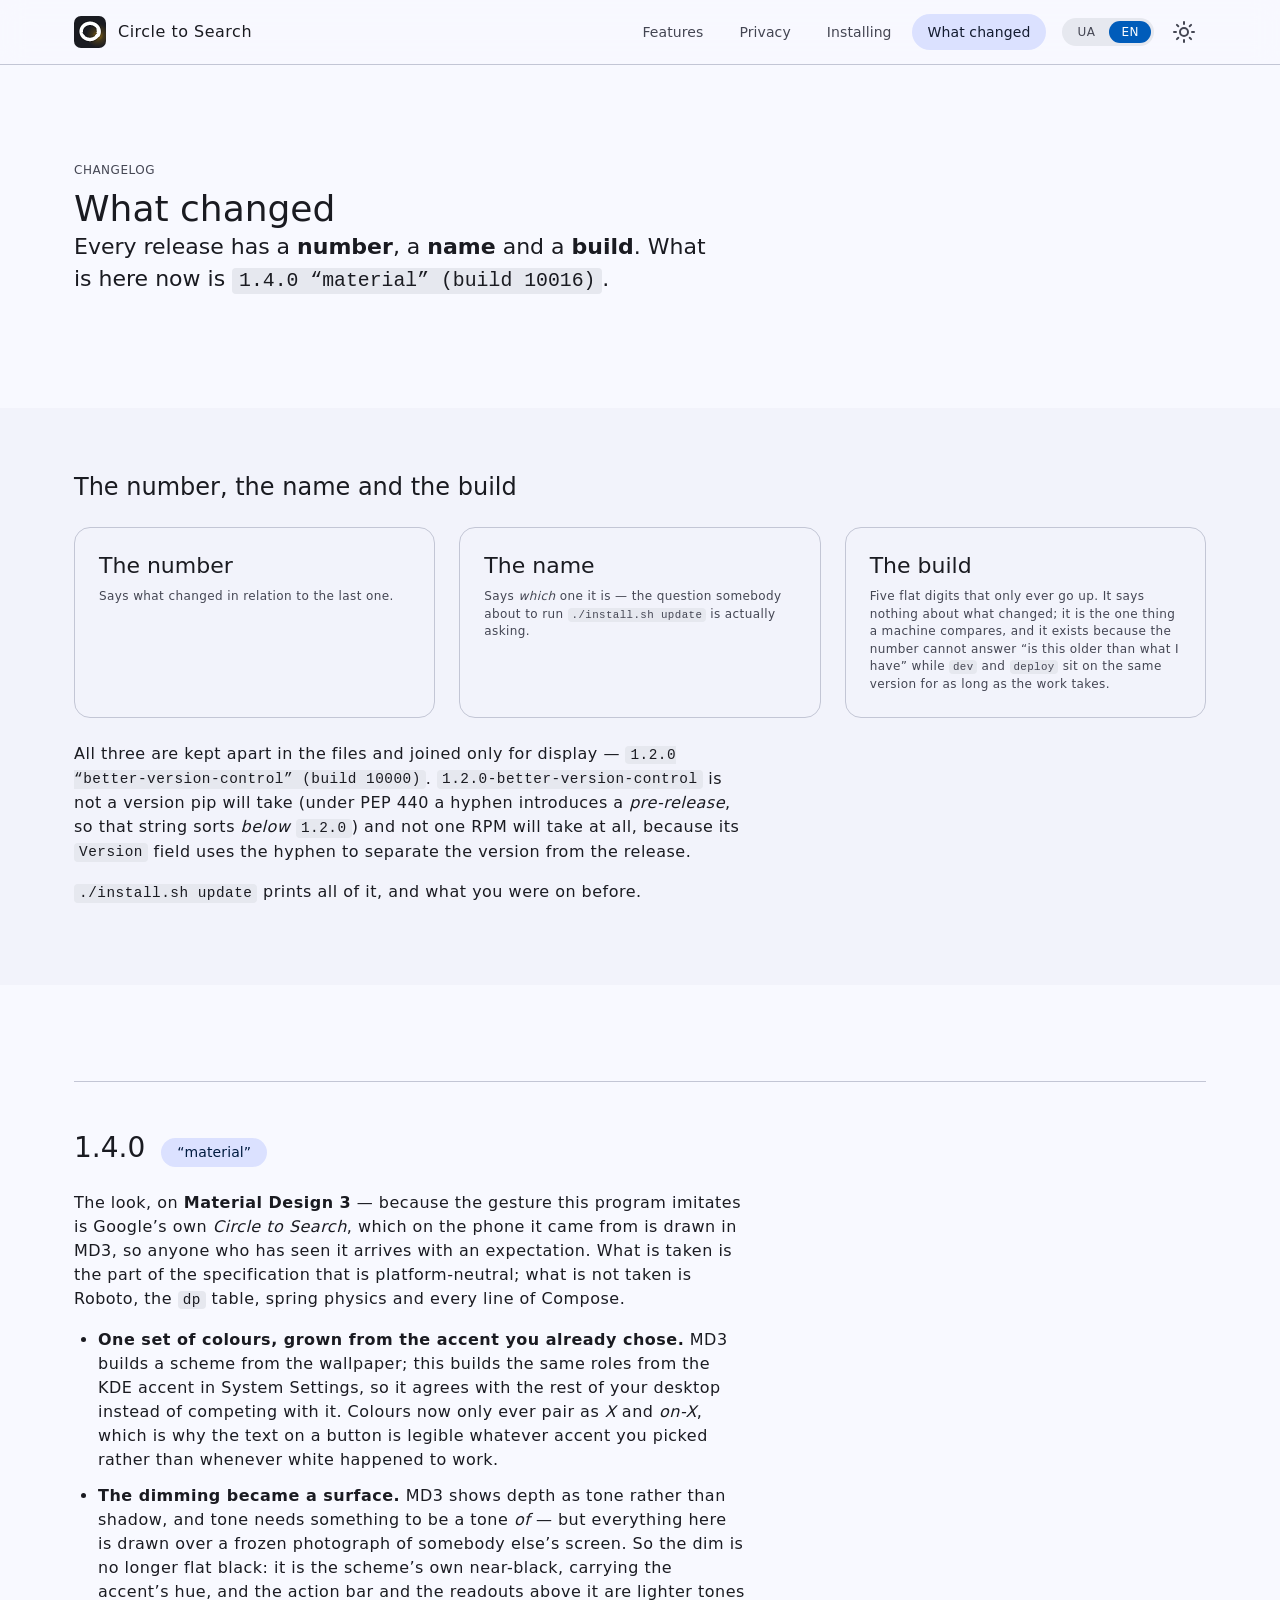
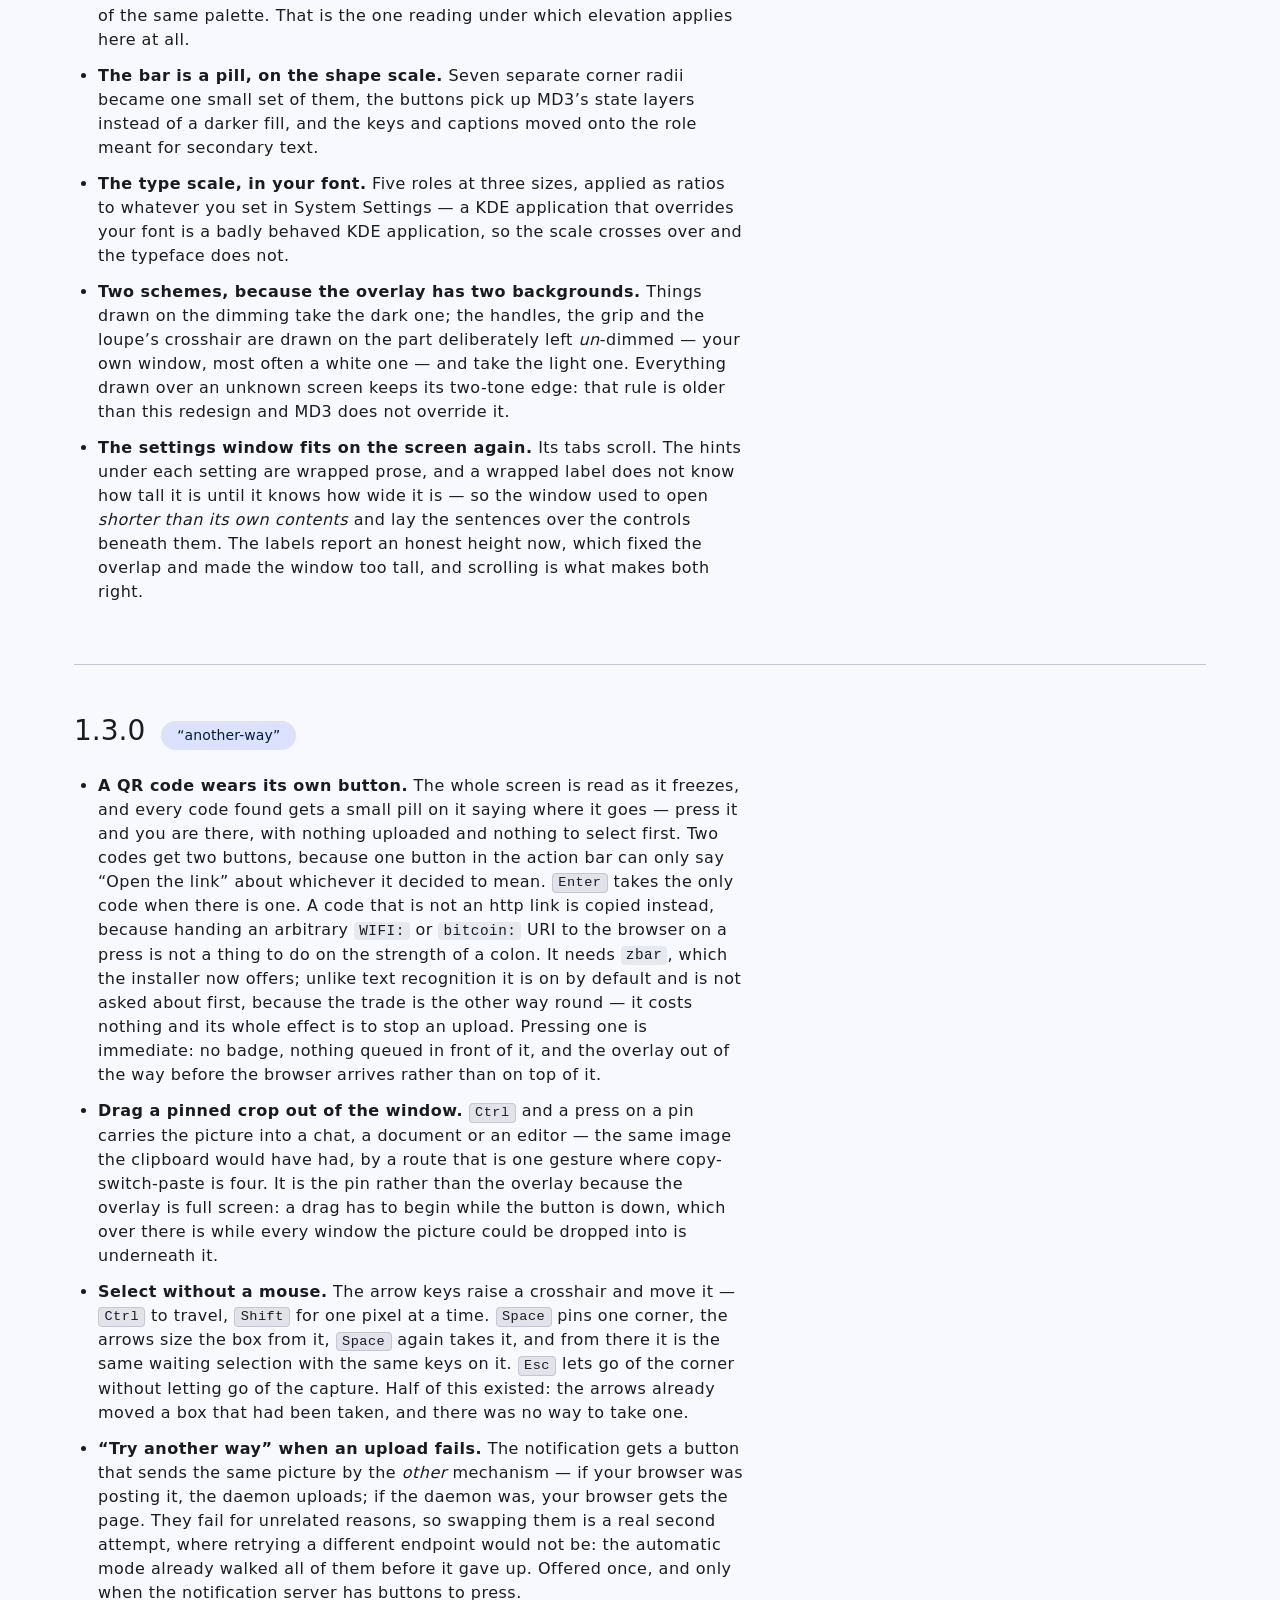
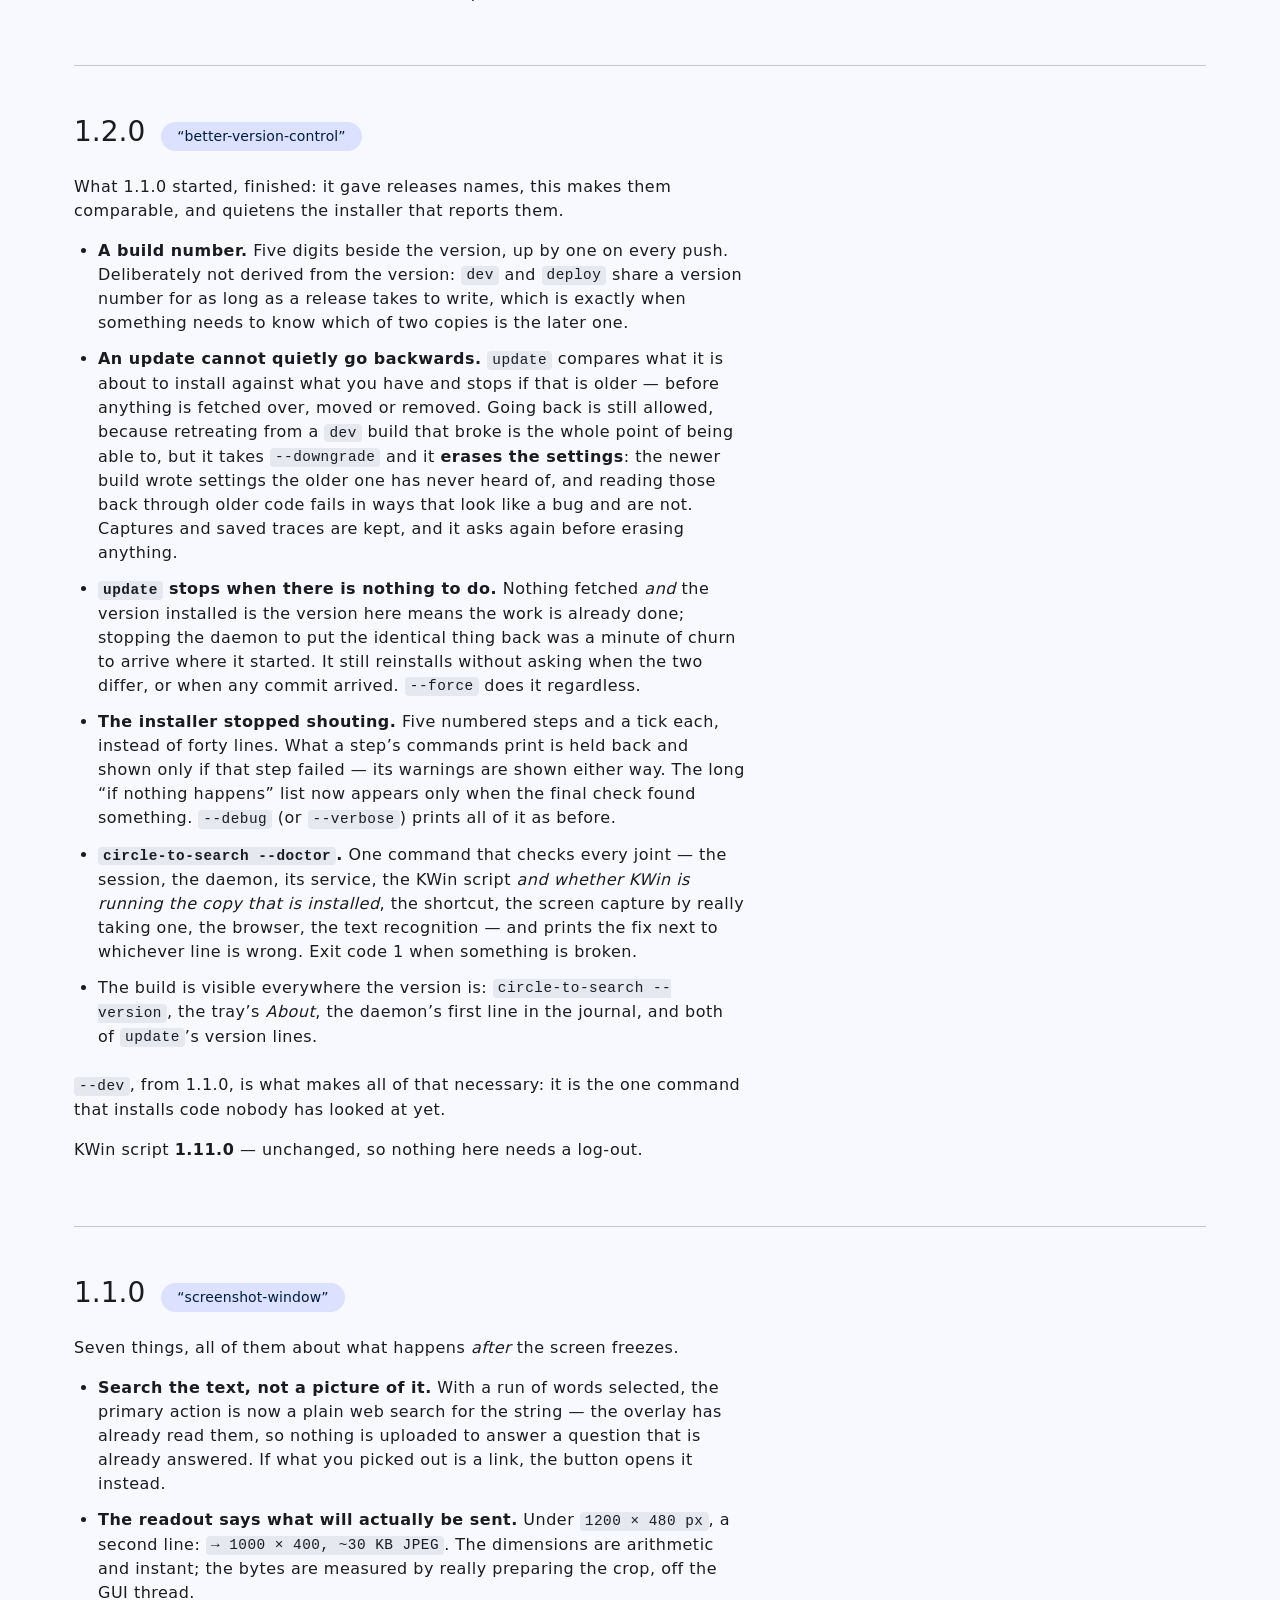
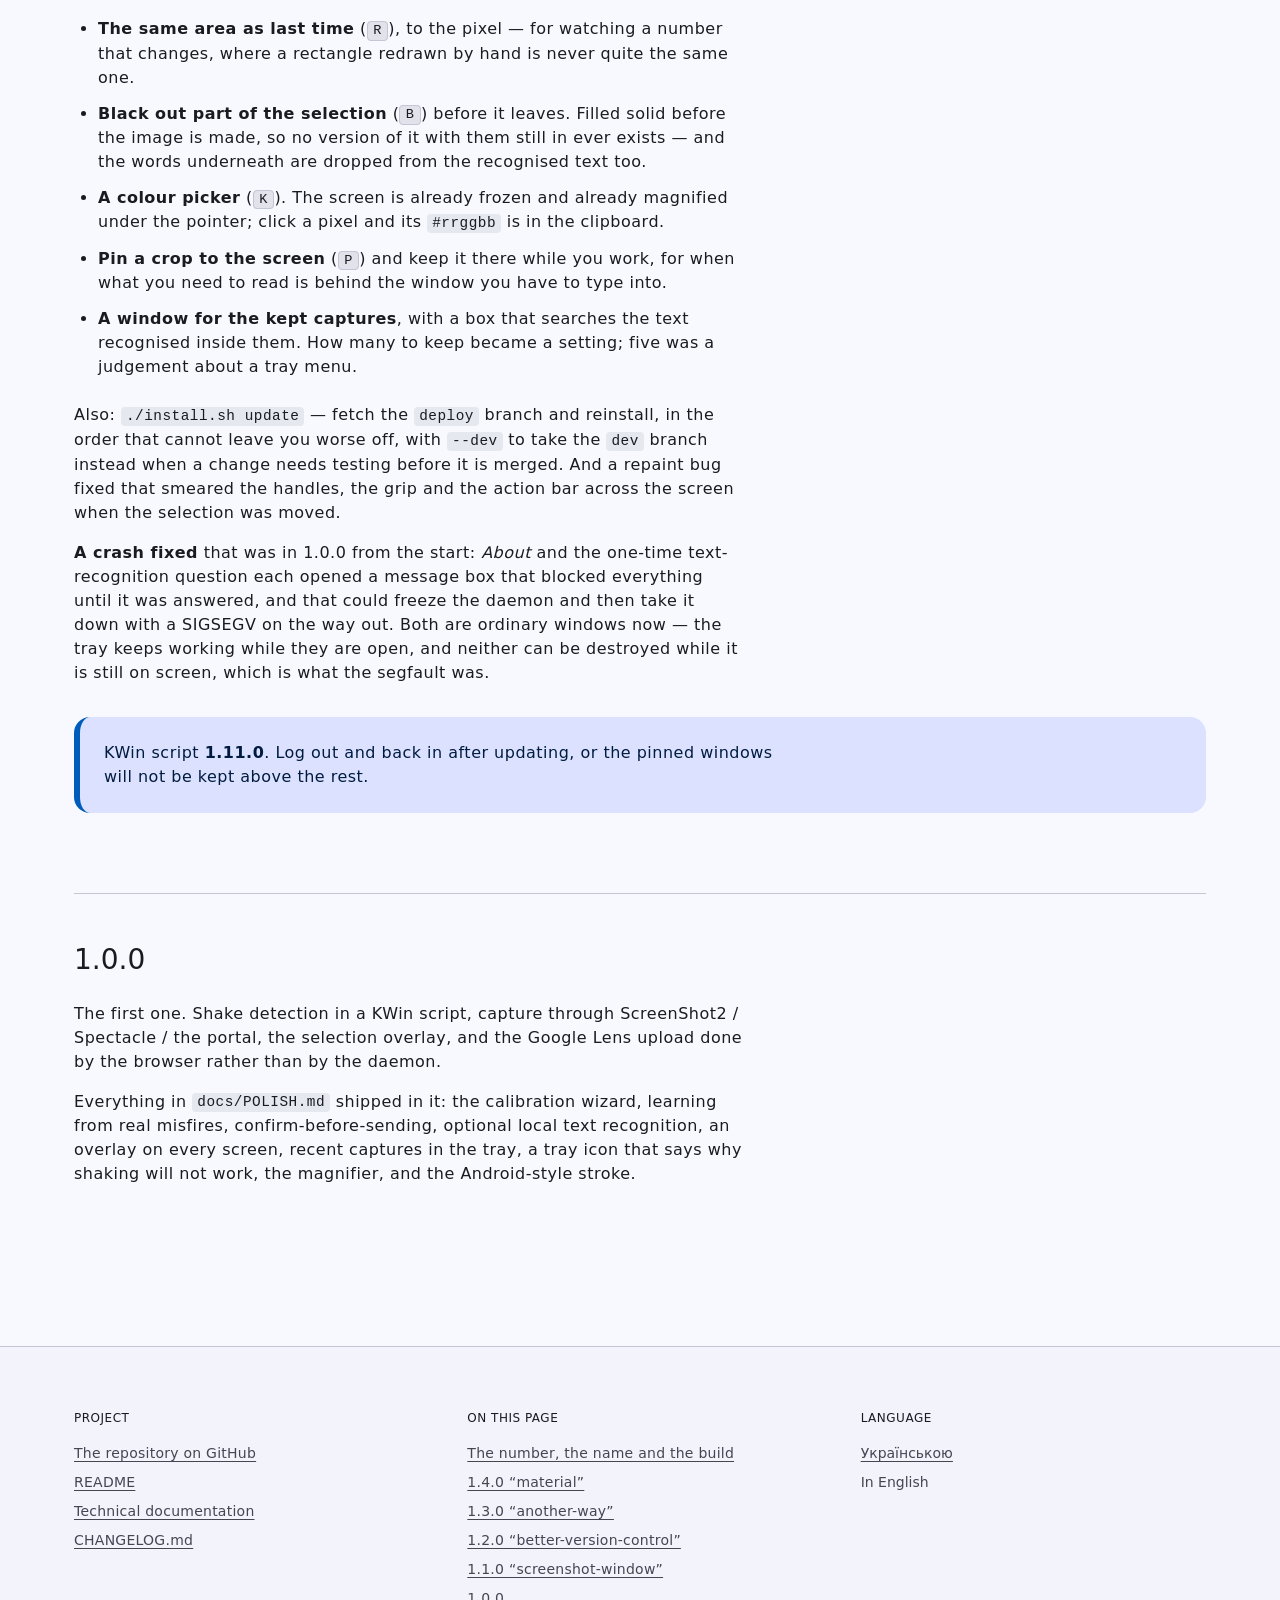
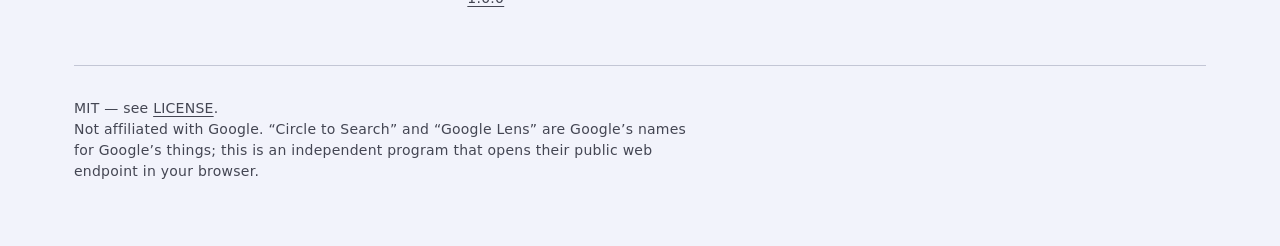
<file: site/changes.html>
<!doctype html>
<!-- One page, two languages — see the note at the top of index.html. -->
<html lang="en" data-lang="en_US" prefix="og: https://ogp.me/ns#">
<head>
<meta charset="utf-8">
<meta name="viewport" content="width=device-width, initial-scale=1">
<title data-i18n="changes.meta.title">What changed — Circle to Search</title>
<meta name="description" data-i18n-attr="content: changes.meta.description" content="Every release, newest first — and what the number, the name and the build each say. 1.4.0 “material”, 1.3.0 “another-way”, 1.2.0 “better-version-control”, 1.1.0 “screenshot-window”, 1.0.0.">
<link rel="canonical" href="changes.html">
<link rel="icon" href="icon.svg" type="image/svg+xml">
<link rel="apple-touch-icon" href="icon.png">
<meta property="og:type" content="article">
<meta property="og:locale" data-i18n-attr="content: lang.ogLocale" content="en_GB">
<meta property="og:locale:alternate" data-i18n-attr="content: lang.ogLocaleAlternate" content="uk_UA">
<meta property="og:title" data-i18n-attr="content: changes.meta.ogTitle" content="What changed — Circle to Search">
<meta property="og:description" data-i18n-attr="content: changes.meta.ogDescription" content="Every release, newest first — and what the number, the name and the build each say.">
<meta property="og:image" data-i18n-attr="content: lang.ogImage" content="og-en.png">
<meta property="og:image:width" content="1200">
<meta property="og:image:height" content="630">
<meta property="og:image:alt" data-i18n-attr="content: lang.ogImageAlt" content="A white line with a coloured glow circling the words “Circle to Search”.">
<meta name="twitter:card" content="summary_large_image">
<meta name="twitter:title" data-i18n-attr="content: changes.meta.ogTitle" content="What changed — Circle to Search">
<meta name="twitter:description" data-i18n-attr="content: changes.meta.ogDescription" content="Every release, newest first — and what the number, the name and the build each say.">
<meta name="twitter:image" data-i18n-attr="content: lang.ogImage" content="og-en.png">
<link rel="stylesheet" href="css/site.css">
<script>
/* The theme and the language, before the first paint.  See index.html. */
(function () {
  var root = document.documentElement;
  try {
    var theme = localStorage.getItem('cts-theme');
    if (theme === 'dark' || theme === 'light') root.setAttribute('data-theme', theme);
  } catch (error) {}

  var locale = 'en_US';
  try {
    var chosen = sessionStorage.getItem('cts-lang');
    if (chosen === 'en_US' || chosen === 'uk_UA') locale = chosen;
  } catch (error) {}
  root.setAttribute('data-lang', locale);
  root.setAttribute('data-i18n-pending', '');

  window.CTS = window.CTS || {};
  try {
    window.CTS.strings = fetch('i18n/' + locale + '.json').then(function (answer) {
      if (!answer.ok) throw new Error(answer.status);
      return answer.json();
    });
  } catch (error) {}
})();
</script>
<script src="js/i18n.js" defer></script>
<script src="js/ramp.js" defer></script>
<script src="js/md3.js" defer></script>
<script src="js/site.js" defer></script>
</head>
<body>

<a class="skip-link" href="#main" data-i18n="common.skip"></a>

<header class="topbar">
  <div class="container topbar__inner">
    <a class="brand" href="index.html">
      <img class="brand__mark" src="icon.svg" alt="" width="32" height="32">
      <span data-i18n="common.brand"></span>
    </a>
    <nav data-i18n-attr="aria-label: common.nav.aria">
      <ul class="nav label-large">
        <li><a href="index.html#features" data-i18n="common.nav.features"></a></li>
        <li><a href="index.html#privacy" data-i18n="common.nav.privacy"></a></li>
        <li><a href="install.html" data-i18n="common.nav.install"></a></li>
        <li><a href="changes.html" aria-current="page" data-i18n="common.nav.changes"></a></li>
      </ul>
    </nav>
    <div class="topbar__tools">
      <div class="langswitch" role="group" data-i18n-attr="aria-label: common.lang.aria">
        <button type="button" data-switch-lang="uk_UA" lang="uk"
                data-i18n="common.lang.ukShort"
                data-i18n-attr="aria-label: common.lang.ukName"></button>
        <button type="button" data-switch-lang="en_US" lang="en"
                data-i18n="common.lang.enShort"
                data-i18n-attr="aria-label: common.lang.enName"></button>
      </div>
      <button class="iconbutton" type="button" data-theme-toggle hidden
              aria-pressed="false"
              data-i18n-attr="aria-label: common.theme.aria;
                              data-label-dark: common.theme.toDark;
                              data-label-light: common.theme.toLight">
        <svg class="iconbutton__sun" viewBox="0 0 24 24" fill="none" stroke="currentColor" stroke-width="2" stroke-linecap="round" aria-hidden="true"><circle cx="12" cy="12" r="4"/><path d="M12 2v2M12 20v2M2 12h2M20 12h2M4.9 4.9l1.4 1.4M17.7 17.7l1.4 1.4M19.1 4.9l-1.4 1.4M6.3 17.7l-1.4 1.4"/></svg>
        <svg class="iconbutton__moon" viewBox="0 0 24 24" fill="none" stroke="currentColor" stroke-width="2" stroke-linecap="round" stroke-linejoin="round" aria-hidden="true"><path d="M20 14.5A8.5 8.5 0 1 1 9.5 4a7 7 0 0 0 10.5 10.5z"/></svg>
      </button>
    </div>
  </div>
</header>

<main id="main" tabindex="-1">

  <section class="section">
    <div class="container">
      <span class="eyebrow" data-i18n="changes.hero.eyebrow"></span>
      <h1 class="display-small" data-i18n="changes.hero.heading"></h1>
      <p class="lede" data-i18n="changes.hero.lede"></p>
    </div>
  </section>

  <section class="section section--tight section--tinted" id="numbering">
    <div class="container">
      <h2 class="headline-small" data-i18n="changes.numbering.heading"></h2>
      <ul class="cards" style="margin-top: var(--space-3)">
        <li class="card">
          <h3 class="title-large" data-i18n="changes.numbering.number.heading"></h3>
          <p class="supporting" data-i18n="changes.numbering.number.body"></p>
        </li>
        <li class="card">
          <h3 class="title-large" data-i18n="changes.numbering.name.heading"></h3>
          <p class="supporting" data-i18n="changes.numbering.name.body"></p>
        </li>
        <li class="card">
          <h3 class="title-large" data-i18n="changes.numbering.build.heading"></h3>
          <p class="supporting" data-i18n="changes.numbering.build.body"></p>
        </li>
      </ul>
      <p style="margin-top: var(--space-3)" data-i18n="changes.numbering.apart"></p>
      <p data-i18n="changes.numbering.prints"></p>
    </div>
  </section>

  <section class="section" id="releases">
    <div class="container">

      <div class="release" id="v1-4-0">
        <div class="release__head">
          <h2 class="headline-medium">1.4.0</h2>
          <span class="release__name" data-i18n="changes.releases.v140.name"></span>
        </div>
        <p data-i18n="changes.releases.v140.lede"></p>
        <ul>
          <li data-i18n="changes.releases.v140.colours"></li>
          <li data-i18n="changes.releases.v140.dimming"></li>
          <li data-i18n="changes.releases.v140.bar"></li>
          <li data-i18n="changes.releases.v140.type"></li>
          <li data-i18n="changes.releases.v140.schemes"></li>
          <li data-i18n="changes.releases.v140.settings"></li>
        </ul>
      </div>

      <div class="release" id="v1-3-0">
        <div class="release__head">
          <h2 class="headline-medium">1.3.0</h2>
          <span class="release__name" data-i18n="changes.releases.v130.name"></span>
        </div>
        <ul>
          <li data-i18n="changes.releases.v130.qr"></li>
          <li data-i18n="changes.releases.v130.drag"></li>
          <li data-i18n="changes.releases.v130.keyboard"></li>
          <li data-i18n="changes.releases.v130.another"></li>
        </ul>
      </div>

      <div class="release" id="v1-2-0">
        <div class="release__head">
          <h2 class="headline-medium">1.2.0</h2>
          <span class="release__name" data-i18n="changes.releases.v120.name"></span>
        </div>
        <p data-i18n="changes.releases.v120.lede"></p>
        <ul>
          <li data-i18n="changes.releases.v120.build"></li>
          <li data-i18n="changes.releases.v120.backwards"></li>
          <li data-i18n="changes.releases.v120.nothing"></li>
          <li data-i18n="changes.releases.v120.quiet"></li>
          <li data-i18n="changes.releases.v120.doctor"></li>
          <li data-i18n="changes.releases.v120.visible"></li>
        </ul>
        <p style="margin-top: var(--space-3)" data-i18n="changes.releases.v120.dev"></p>
        <p data-i18n="changes.releases.v120.kwin"></p>
      </div>

      <div class="release" id="v1-1-0">
        <div class="release__head">
          <h2 class="headline-medium">1.1.0</h2>
          <span class="release__name" data-i18n="changes.releases.v110.name"></span>
        </div>
        <p data-i18n="changes.releases.v110.lede"></p>
        <ul>
          <li data-i18n="changes.releases.v110.text"></li>
          <li data-i18n="changes.releases.v110.readout"></li>
          <li data-i18n="changes.releases.v110.again"></li>
          <li data-i18n="changes.releases.v110.redact"></li>
          <li data-i18n="changes.releases.v110.colour"></li>
          <li data-i18n="changes.releases.v110.pin"></li>
          <li data-i18n="changes.releases.v110.captures"></li>
        </ul>
        <p style="margin-top: var(--space-3)" data-i18n="changes.releases.v110.also"></p>
        <p data-i18n="changes.releases.v110.crash"></p>
        <div class="callout callout--loud">
          <p class="body-large" data-i18n="changes.releases.v110.kwin"></p>
        </div>
      </div>

      <div class="release" id="v1-0-0">
        <div class="release__head">
          <h2 class="headline-medium">1.0.0</h2>
        </div>
        <p data-i18n="changes.releases.v100.first"></p>
        <p data-i18n="changes.releases.v100.polish"></p>
      </div>

    </div>
  </section>

</main>

<footer class="footer">
  <div class="container">
    <div class="footer__grid">
      <div>
        <h2 data-i18n="common.footer.project.heading"></h2>
        <ul class="body-medium">
          <li><a href="https://github.com/fand1l/cts_gl" data-i18n="common.footer.project.repo"></a></li>
          <li><a data-i18n="common.footer.project.readme"
                 data-i18n-attr="href: common.footer.project.readmeHref"></a></li>
          <li><a href="https://github.com/fand1l/cts_gl/blob/dev/docs/TECHNICAL.md" data-i18n="common.footer.project.technical"></a></li>
          <li><a href="https://github.com/fand1l/cts_gl/blob/dev/CHANGELOG.md">CHANGELOG.md</a></li>
        </ul>
      </div>
      <div>
        <h2 data-i18n="changes.footer.heading"></h2>
        <ul class="body-medium">
          <li><a href="#numbering" data-i18n="changes.footer.numbering"></a></li>
          <li><a href="#v1-4-0" data-i18n="changes.footer.v140"></a></li>
          <li><a href="#v1-3-0" data-i18n="changes.footer.v130"></a></li>
          <li><a href="#v1-2-0" data-i18n="changes.footer.v120"></a></li>
          <li><a href="#v1-1-0" data-i18n="changes.footer.v110"></a></li>
          <li><a href="#v1-0-0">1.0.0</a></li>
        </ul>
      </div>
      <div>
        <h2 data-i18n="common.lang.heading"></h2>
        <ul class="body-medium">
          <li><button class="linkish" type="button" data-switch-lang="uk_UA" lang="uk" data-i18n="common.lang.ukName"></button></li>
          <li><button class="linkish" type="button" data-switch-lang="en_US" lang="en" data-i18n="common.lang.enName"></button></li>
        </ul>
      </div>
    </div>
    <div class="footer__bottom">
      <p class="body-medium" data-i18n="common.footer.licence"></p>
      <p class="body-medium" data-i18n="common.footer.disclaimer"></p>
    </div>
  </div>
</footer>

<noscript>
  <div class="container section">
    <p class="lede" lang="en">This page needs JavaScript to put its own text in: one page, two languages, and the strings in <code>i18n/</code>. The README on GitHub says the same things without it.</p>
    <p class="lede" lang="uk">Ця сторінка бере свій текст скриптом: одна сторінка, дві мови, рядки в <code>i18n/</code>. Те саме, без скриптів, є в README на GitHub.</p>
    <p class="lede"><a href="https://github.com/fand1l/cts_gl">github.com/fand1l/cts_gl</a></p>
  </div>
</noscript>

</body>
</html>
</file>
<file: site/css/site.css>
/* Circle to Search — the site.
 *
 * The program is drawn on Material 3, so this is too, and not "in the style
 * of": every token below is taken from src/circle_to_search/material.py.
 *
 *   shape      SHAPE_* — 4 / 8 / 12 / 16 / 28 and full
 *   type       _TYPE_SCALE — each role as its ratio to body-medium, 14 px
 *   spacing    SPACE = 8, half steps allowed, nothing else
 *   colour     scheme_for(), whose output these hexes literally are
 *   motion     EASING_* and DURATION_*
 *   state      STATE_HOVER / FOCUS / PRESSED
 *
 * The colours here are the *default* scheme, grown from the blue at the top of
 * the lasso's ramp (#4285F4).  js/md3.js regrows the whole scheme from wherever
 * you are down the page — blue, red, yellow, green, the same ramp the glow under
 * the stroke reads off height on screen.  With JavaScript off the page simply
 * stays blue.
 *
 * No webfont, no CDN, no network of any kind: a program that makes no
 * connections of its own has no business having a website that does.
 */

/* ========================================================== tokens: colour */

:root {
  color-scheme: light;

  /* scheme_for((0x42, 0x85, 0xF4), dark=False) */
  --primary: #005cba;
  --on-primary: #ffffff;
  --primary-container: #dbe1ff;
  --on-primary-container: #001b3f;
  --secondary: #575d77;
  --on-secondary: #ffffff;
  --secondary-container: #dbe1ff;
  --on-secondary-container: #131b30;
  --tertiary: #7e5069;
  --on-tertiary: #ffffff;
  --error: #bf0031;
  --on-error: #ffffff;
  --surface: #f8f9ff;
  --on-surface: #1a1b21;
  --surface-variant: #dfe2f1;
  --on-surface-variant: #444653;
  --surface-container-lowest: #ffffff;
  --surface-container-low: #f2f3fb;
  --surface-container: #ecedf5;
  --surface-container-high: #e6e8ef;
  --surface-container-highest: #e1e2ea;
  --inverse-surface: #2f3036;
  --inverse-on-surface: #eff0f8;
  --outline: #747684;
  --outline-variant: #c3c6d5;
  --scrim: #000003;
}

:root[data-theme='dark'] {
  color-scheme: dark;

  /* scheme_for((0x42, 0x85, 0xF4), dark=True) */
  --primary: #b5c4ff;
  --on-primary: #002f65;
  --primary-container: #00458e;
  --on-primary-container: #dbe1ff;
  --secondary: #bfc5e3;
  --on-secondary: #283047;
  --secondary-container: #3f465f;
  --on-secondary-container: #dbe1ff;
  --tertiary: #ecb8d3;
  --on-tertiary: #4c223a;
  --error: #ffb3b0;
  --on-error: #680016;
  --surface: #121319;
  --on-surface: #e1e2ea;
  --surface-variant: #444653;
  --on-surface-variant: #c3c6d5;
  --surface-container-lowest: #0d0e15;
  --surface-container-low: #1a1b21;
  --surface-container: #1e1f25;
  --surface-container-high: #292a2f;
  --surface-container-highest: #33343a;
  --inverse-surface: #e1e2ea;
  --inverse-on-surface: #2f3036;
  --outline: #8d909e;
  --outline-variant: #444653;
  --scrim: #000003;
}

/* The desktop's own preference, unless the switch in the header has been used. */
@media (prefers-color-scheme: dark) {
  :root:not([data-theme='light']) {
    color-scheme: dark;

    --primary: #b5c4ff;
    --on-primary: #002f65;
    --primary-container: #00458e;
    --on-primary-container: #dbe1ff;
    --secondary: #bfc5e3;
    --on-secondary: #283047;
    --secondary-container: #3f465f;
    --on-secondary-container: #dbe1ff;
    --tertiary: #ecb8d3;
    --on-tertiary: #4c223a;
    --error: #ffb3b0;
    --on-error: #680016;
    --surface: #121319;
    --on-surface: #e1e2ea;
    --surface-variant: #444653;
    --on-surface-variant: #c3c6d5;
    --surface-container-lowest: #0d0e15;
    --surface-container-low: #1a1b21;
    --surface-container: #1e1f25;
    --surface-container-high: #292a2f;
    --surface-container-highest: #33343a;
    --inverse-surface: #e1e2ea;
    --inverse-on-surface: #2f3036;
    --outline: #8d909e;
    --outline-variant: #444653;
    --scrim: #000003;
  }
}

/* ============================================ tokens: shape, space, motion */

:root {
  /* material.py SHAPE_*.  FULL is not a radius but an instruction — half of
   * whatever it is applied to, capped at the extra-large corner — which is what
   * CSS does anyway when a radius is larger than the box allows. */
  --shape-xs: 4px;
  --shape-sm: 8px;
  --shape-md: 12px;
  --shape-lg: 16px;
  --shape-xl: 28px;
  --shape-full: 28px;

  /* SPACE = 8, half steps allowed and nothing else. */
  --space-05: 4px;
  --space-1: 8px;
  --space-15: 12px;
  --space-2: 16px;
  --space-3: 24px;
  --space-4: 32px;
  --space-5: 40px;
  --space-6: 48px;
  --space-8: 64px;
  --space-10: 80px;
  --space-12: 96px;

  /* EASING_* — the specification's own cubic-béziers. */
  --ease-standard: cubic-bezier(0.2, 0, 0, 1);
  --ease-accelerate: cubic-bezier(0.3, 0, 1, 1);
  --ease-decelerate: cubic-bezier(0, 0, 0, 1);
  --ease-emphasized-accelerate: cubic-bezier(0.3, 0, 0.8, 0.15);
  --ease-emphasized-decelerate: cubic-bezier(0.05, 0.7, 0.1, 1);

  /* DURATION_* */
  --duration-short-2: 100ms;
  --duration-short-3: 150ms;
  --duration-short-4: 200ms;
  --duration-medium-1: 250ms;
  --duration-medium-2: 300ms;
  --duration-long-2: 500ms;

  /* STATE_HOVER / STATE_FOCUS / STATE_PRESSED — a film of the thing's own
   * on- colour, never a lighter or darker fill. */
  --state-hover: 0.08;
  --state-focus: 0.1;
  --state-pressed: 0.12;

  /* The type scale, as material.py states it: every role is a ratio against
   * body-medium, so the whole thing grows with the reader's own font size
   * instead of being pinned to Google's pixels.  1rem is that font size. */
  --type-anchor: 0.875rem;

  --font-sans: system-ui, -apple-system, 'Segoe UI', 'Noto Sans', Cantarell,
    'Liberation Sans', 'DejaVu Sans', sans-serif;
  --font-mono: ui-monospace, 'JetBrains Mono', 'Fira Code', 'Liberation Mono',
    'DejaVu Sans Mono', monospace;

  --measure: 66ch;
  --page: 1180px;
}

/* ==================================================================== base */

*,
*::before,
*::after {
  box-sizing: border-box;
}

html {
  -webkit-text-size-adjust: 100%;
  scroll-behavior: smooth;
}

body {
  margin: 0;
  background: var(--surface);
  color: var(--on-surface);
  font-family: var(--font-sans);
  /* body-large: 16/14 of the anchor, tracking 0.5 px at 16 px */
  font-size: calc(1.142857 * var(--type-anchor));
  font-weight: 400;
  letter-spacing: 0.03125em;
  line-height: 1.5;
  overflow-wrap: break-word;
}

/* One page, two languages: js/i18n.js writes the text in, and until it has,
 * there is nothing worth looking at.  The attribute is put on <html> by the
 * script in the head and taken off the moment the strings land — or after two
 * seconds if they never do — so a reader without JavaScript never meets it and
 * never gets a blank page out of it. */
[data-i18n-pending] body > *:not(noscript) {
  visibility: hidden;
}

/* The sticky header must not land on top of whatever was linked to — and the
 * troubleshooting entries on the install page are exactly what people paste at
 * each other. */
:target,
[id] {
  scroll-margin-top: 84px;
}

:focus-visible {
  outline: 3px solid var(--primary);
  outline-offset: 2px;
  border-radius: var(--shape-xs);
}

img {
  max-width: 100%;
  height: auto;
}

/* The browser's own rule for `hidden` is a bare element selector, so any class
 * that sets a display beats it.  The things this page hides are the ones only
 * JavaScript can honour — the theme switch, the copy buttons, the invitation to
 * draw on the hero — and with scripting off every one of them would be a lie
 * left on the page. */
[hidden] {
  display: none !important;
}

/* The header is sticky, so a jump to a section would otherwise land with its
 * heading underneath the bar.  Anything that can be linked to keeps that much
 * room above it. */
[id] {
  scroll-margin-top: 88px;
}

a {
  color: var(--primary);
  text-decoration-thickness: 1px;
  text-underline-offset: 0.2em;
}

a:hover {
  text-decoration-thickness: 2px;
}

hr {
  border: 0;
  border-top: 1px solid var(--outline-variant);
  margin: var(--space-8) 0;
}

/* ============================================================ type roles */

.display-large,
.display-medium,
.display-small,
.headline-large,
.headline-medium,
.headline-small,
.title-large,
.title-medium,
.title-small,
.body-large,
.body-medium,
.body-small,
.label-large,
.label-medium,
.label-small {
  margin: 0;
}

.display-large {
  font-size: calc(4.071429 * var(--type-anchor));
  font-weight: 400;
  letter-spacing: -0.004386em;
  line-height: 1.12;
}

.display-medium {
  font-size: calc(3.214286 * var(--type-anchor));
  font-weight: 400;
  letter-spacing: 0;
  line-height: 1.16;
}

.display-small {
  font-size: calc(2.571429 * var(--type-anchor));
  font-weight: 400;
  letter-spacing: 0;
  line-height: 1.22;
}

.headline-large {
  font-size: calc(2.285714 * var(--type-anchor));
  font-weight: 400;
  letter-spacing: 0;
  line-height: 1.25;
}

.headline-medium {
  font-size: calc(2 * var(--type-anchor));
  font-weight: 400;
  letter-spacing: 0;
  line-height: 1.29;
}

.headline-small {
  font-size: calc(1.714286 * var(--type-anchor));
  font-weight: 400;
  letter-spacing: 0;
  line-height: 1.33;
}

.title-large {
  font-size: calc(1.571429 * var(--type-anchor));
  font-weight: 400;
  letter-spacing: 0;
  line-height: 1.27;
}

.title-medium {
  font-size: calc(1.142857 * var(--type-anchor));
  font-weight: 500;
  letter-spacing: 0.009375em;
  line-height: 1.5;
}

.title-small {
  font-size: var(--type-anchor);
  font-weight: 500;
  letter-spacing: 0.007143em;
  line-height: 1.43;
}

.body-large {
  font-size: calc(1.142857 * var(--type-anchor));
  font-weight: 400;
  letter-spacing: 0.03125em;
  line-height: 1.5;
}

.body-medium {
  font-size: var(--type-anchor);
  font-weight: 400;
  letter-spacing: 0.017857em;
  line-height: 1.5;
}

.body-small {
  font-size: calc(0.857143 * var(--type-anchor));
  font-weight: 400;
  letter-spacing: 0.033333em;
  line-height: 1.45;
}

.label-large {
  font-size: var(--type-anchor);
  font-weight: 500;
  letter-spacing: 0.007143em;
  line-height: 1.43;
}

.label-medium {
  font-size: calc(0.857143 * var(--type-anchor));
  font-weight: 500;
  letter-spacing: 0.041667em;
  line-height: 1.34;
}

.label-small {
  font-size: calc(0.785714 * var(--type-anchor));
  font-weight: 500;
  letter-spacing: 0.045455em;
  line-height: 1.46;
}

/* The headings are on the scale rather than at the browser's sizes. */
h1 {
  font-size: calc(2.571429 * var(--type-anchor));
  font-weight: 400;
  line-height: 1.22;
  margin: 0;
}

h2 {
  font-size: calc(2 * var(--type-anchor));
  font-weight: 400;
  line-height: 1.29;
  margin: 0 0 var(--space-3);
}

h3 {
  font-size: calc(1.571429 * var(--type-anchor));
  font-weight: 400;
  line-height: 1.27;
  margin: 0 0 var(--space-15);
}

h4 {
  font-size: calc(1.142857 * var(--type-anchor));
  font-weight: 500;
  letter-spacing: 0.009375em;
  line-height: 1.5;
  margin: 0 0 var(--space-1);
}

p {
  margin: 0 0 var(--space-2);
  max-width: var(--measure);
}

.supporting {
  color: var(--on-surface-variant);
  font-size: calc(0.857143 * var(--type-anchor));
  letter-spacing: 0.033333em;
  line-height: 1.45;
  max-width: var(--measure);
}

.eyebrow {
  color: var(--on-surface-variant);
  display: block;
  font-size: calc(0.857143 * var(--type-anchor));
  font-weight: 500;
  letter-spacing: 0.041667em;
  margin-bottom: var(--space-1);
  text-transform: uppercase;
}

/* ================================================================ the ramp */

/* The colour of this page is read off how far down it you are — the same rule
 * the glow under the lasso uses for how far down the screen your hand is.
 *
 * That used to be shown on a rail of its own down the left edge, which put a
 * second vertical bar next to the one the browser already draws, and the one
 * the browser draws is the one that means something: it says how far down you
 * are and you can take hold of it.  So the scrollbar *is* the rail.  Its thumb
 * is the accent, which js/site.js regrows from the ramp on every frame you
 * scroll, so the thing sliding down the edge of the window changes colour as
 * you go — blue, red, yellow, green.
 *
 * The accent rather than the raw ramp colour on purpose: #FBBC05 on a light
 * surface is about 1.7:1, and a scrollbar is a control.  The accent is the
 * same hue put through the tone the scheme guarantees is readable. */
:root {
  scrollbar-color: var(--primary) transparent;
}

/* =================================================================== shell */

.skip-link {
  background: var(--primary);
  border-radius: 0 0 var(--shape-sm) 0;
  color: var(--on-primary);
  left: 0;
  padding: var(--space-15) var(--space-2);
  position: absolute;
  top: 0;
  transform: translateY(-110%);
  z-index: 100;
}

.skip-link:focus {
  transform: none;
}

.container {
  margin-inline: auto;
  max-width: var(--page);
  padding-inline: var(--space-3);
  width: 100%;
}

.topbar {
  backdrop-filter: blur(12px);
  background: color-mix(in srgb, var(--surface) 86%, transparent);
  border-bottom: 1px solid var(--outline-variant);
  position: sticky;
  top: 0;
  z-index: 40;
}

@supports not (backdrop-filter: blur(1px)) {
  .topbar {
    background: var(--surface);
  }
}

.topbar__inner {
  align-items: center;
  display: flex;
  flex-wrap: wrap;
  gap: var(--space-2);
  min-height: 64px;
  padding-block: var(--space-1);
}

.brand {
  align-items: center;
  color: var(--on-surface);
  display: flex;
  font-weight: 500;
  gap: var(--space-15);
  margin-right: auto;
  text-decoration: none;
}

.brand__mark {
  display: block;
  height: 32px;
  width: 32px;
}

.nav {
  align-items: center;
  display: flex;
  flex-wrap: wrap;
  gap: var(--space-05);
  list-style: none;
  margin: 0;
  padding: 0;
}

.nav a {
  border-radius: var(--shape-full);
  color: var(--on-surface-variant);
  display: block;
  padding: var(--space-1) var(--space-2);
  position: relative;
  text-decoration: none;
}

.nav a[aria-current='page'] {
  background: var(--secondary-container);
  color: var(--on-secondary-container);
}

.nav a::after,
.iconbutton::after,
.btn::after,
.langswitch button::after {
  border-radius: inherit;
  content: '';
  inset: 0;
  opacity: 0;
  pointer-events: none;
  position: absolute;
  transition: opacity var(--duration-short-2) var(--ease-standard);
}

/* MD3's state layer: a film of the thing's own ink, at the specified
 * opacities, rather than a different fill. */
.nav a::after,
.langswitch button::after {
  background: currentColor;
}

.nav a:hover::after,
.langswitch button:hover::after {
  opacity: var(--state-hover);
}

.nav a:active::after,
.langswitch button:active::after {
  opacity: var(--state-pressed);
}

.topbar__tools {
  align-items: center;
  display: flex;
  gap: var(--space-1);
}

/* On a phone the header was wrapping into three rows and taking a quarter of
 * the screen with it.  The brand and the switches stay on one line; the section
 * links get a line of their own and scroll sideways if they do not fit. */
@media (max-width: 760px) {
  /* Two rows of header instead of one, so the landing spot moves down too. */
  [id] {
    scroll-margin-top: 120px;
  }

  .topbar__inner {
    column-gap: var(--space-1);
    min-height: 56px;
    row-gap: var(--space-05);
  }

  .topbar__inner .nav {
    flex-wrap: nowrap;
    margin-inline: calc(-1 * var(--space-1));
    order: 3;
    overflow-x: auto;
    padding-inline: var(--space-1);
    scrollbar-width: none;
    width: 100%;
  }

  .topbar__inner .nav::-webkit-scrollbar {
    display: none;
  }

  .topbar__inner .nav a {
    white-space: nowrap;
  }

  .topbar__inner nav {
    order: 3;
    width: 100%;
  }
}

.langswitch {
  align-items: center;
  background: var(--surface-container-high);
  border-radius: var(--shape-full);
  display: flex;
  gap: 2px;
  padding: 3px;
}

/* Buttons, not links: there is one page and it changes language in place, so
 * there is nowhere for a link to go. */
.langswitch button {
  background: transparent;
  border: 0;
  border-radius: var(--shape-full);
  color: var(--on-surface-variant);
  cursor: pointer;
  display: block;
  font-family: inherit;
  font-size: calc(0.857143 * var(--type-anchor));
  font-weight: 500;
  letter-spacing: 0.041667em;
  padding: var(--space-05) var(--space-15);
  position: relative;
}

.langswitch button[aria-current='true'] {
  background: var(--primary);
  color: var(--on-primary);
  cursor: default;
}

.iconbutton {
  align-items: center;
  background: transparent;
  border: 0;
  border-radius: var(--shape-full);
  color: var(--on-surface-variant);
  cursor: pointer;
  display: inline-flex;
  height: 44px;
  justify-content: center;
  padding: 0;
  position: relative;
  width: 44px;
}

.iconbutton::after {
  background: currentColor;
}

.iconbutton:hover::after {
  opacity: var(--state-hover);
}

.iconbutton:active::after {
  opacity: var(--state-pressed);
}

.iconbutton svg {
  height: 24px;
  pointer-events: none;
  width: 24px;
}

/* Whichever half of the switch does not apply right now is not drawn. */
:root[data-theme='dark'] .iconbutton__sun,
:root:not([data-theme='dark']) .iconbutton__moon {
  display: none;
}

@media (prefers-color-scheme: dark) {
  :root:not([data-theme='light']) .iconbutton__sun {
    display: none;
  }

  :root:not([data-theme='light']) .iconbutton__moon {
    display: block;
  }

  :root[data-theme='dark'] .iconbutton__moon {
    display: block;
  }
}

/* ================================================================= buttons */

.btn {
  align-items: center;
  border: 0;
  border-radius: var(--shape-full);
  cursor: pointer;
  display: inline-flex;
  font-family: inherit;
  font-size: var(--type-anchor);
  font-weight: 500;
  gap: var(--space-1);
  justify-content: center;
  letter-spacing: 0.007143em;
  line-height: 1.43;
  min-height: 48px;
  padding: var(--space-15) var(--space-3);
  position: relative;
  text-decoration: none;
  touch-action: manipulation;
  transition: transform var(--duration-short-2) var(--ease-standard);
}

.btn:active {
  transform: scale(0.97);
}

.btn::after {
  background: currentColor;
}

.btn:hover::after {
  opacity: var(--state-hover);
}

.btn:active::after {
  opacity: var(--state-pressed);
}

.btn svg {
  height: 20px;
  width: 20px;
}

.btn--filled {
  background: var(--primary);
  color: var(--on-primary);
}

.btn--tonal {
  background: var(--secondary-container);
  color: var(--on-secondary-container);
}

.btn--outlined {
  background: transparent;
  box-shadow: inset 0 0 0 1px var(--outline);
  color: var(--primary);
}

.btn--text {
  background: transparent;
  color: var(--primary);
  padding-inline: var(--space-2);
}

.actions {
  align-items: center;
  display: flex;
  flex-wrap: wrap;
  gap: var(--space-15);
}

/* ==================================================================== hero */

.hero {
  border-bottom: 1px solid var(--outline-variant);
  overflow: hidden;
  position: relative;
}

/* z-index, declared once so the canvas, the header and the skip link never
 * fight: content 1, the stroke over it 2, the things you can press 3, the
 * sticky header 40, the skip link 100. */
.hero__canvas {
  height: 100%;
  inset: 0;
  position: absolute;
  /* A finger that starts moving up or down scrolls the page; one that starts
   * sideways draws.  Never trap the scroll on a full-height hero. */
  touch-action: pan-y;
  width: 100%;
  z-index: 2;
}

/* Deliberately not positioned and deliberately without a z-index.
 *
 * A z-index here would open a stacking context, and everything inside it —
 * including the buttons — would be trapped below the canvas however high it
 * asked to be.  That is exactly how Install and GitHub stopped being clickable
 * once.  And leaving it static is what lets the frozen screen below position
 * itself against the whole hero, so it can run off the edge of the window. */
.hero__inner {
  align-items: center;
  display: grid;
  gap: var(--space-8);
  grid-template-columns: minmax(0, 1fr);
  min-height: min(76vh, 720px);
  min-height: min(76svh, 720px);
  padding-block: var(--space-12) var(--space-10);
}

/* The frozen screen.
 *
 * The hero used to be a title with a lot of room to doodle in.  This is what
 * the program actually does — the desktop stops and dims, and then you circle
 * something on it — so the stroke you draw here is drawn over the real thing
 * rather than over nothing.  The pointer belongs to the canvas above it. */
.hero__screen {
  margin: 0;
  pointer-events: none;
}

/* A frozen screenshot is nearly black, and so is the dark theme behind it, so
 * the panel needs an edge to be a panel.  Tone, not a drop shadow: a ring of
 * the next surface up, which is what MD3 means by elevation. */
.hero__screen img {
  background: var(--surface-container);
  border: 1px solid var(--outline);
  border-radius: var(--shape-xl);
  box-shadow: 0 0 0 10px var(--surface-container-low);
  display: block;
  width: 100%;
}

.hero__screen figcaption {
  color: var(--on-surface-variant);
  margin-top: var(--space-15);
}

/* The stroke is drawn over the words, the way it is drawn over your screen —
 * so the pointer belongs to the canvas, and only the things you can press take
 * it back. */
.hero__content {
  max-width: 40ch;
  pointer-events: none;
}

/* The things you can press sit above the stroke, so drawing over the hero never
 * eats a click on Install. */
.hero__content .actions,
.hero__content .hero__hint,
.hero__content .hero__replay {
  pointer-events: auto;
  position: relative;
  z-index: 3;
}

/* The way in for anybody without a pointer: the demonstration is a drag, and a
 * drag is not something a keyboard can do. */
.hero__replay {
  margin-left: calc(-1 * var(--space-2));
  margin-top: var(--space-1);
}

/* The gap under the name is what the loop drawn round it needs: with motion
 * turned down the stroke stays on the page, and at the old spacing it lay
 * across the first line of the tagline. */
.hero__title {
  margin: 0 0 var(--space-5);
}

.hero__tagline {
  font-weight: 500;
  margin-bottom: var(--space-2);
  max-width: 24ch;
}

.hero__sub {
  color: var(--on-surface-variant);
  margin-bottom: var(--space-4);
}

.hero__hint {
  align-items: flex-start;
  color: var(--on-surface-variant);
  display: inline-flex;
  gap: var(--space-15);
  margin-top: var(--space-4);
  max-width: 34ch;
}

.hero__hint::before {
  background: var(--primary);
  border-radius: var(--shape-full);
  content: '';
  flex: none;
  height: 8px;
  margin-top: 0.45em;
  width: 8px;
}

/* Wide enough for the two to stand side by side: the screen goes to the edge of
 * the window rather than stopping at the text column, because it is a screen
 * and not a picture of one.  It positions against .hero, which is full width. */
@media (min-width: 1000px) {
  .hero__content {
    max-width: 38ch;
  }

  .hero__screen {
    position: absolute;
    right: 0;
    top: 50%;
    transform: translateY(-50%);
    width: min(48vw, 760px);
  }

  .hero__screen img {
    border-radius: var(--shape-xl) 0 0 var(--shape-xl);
    border-right: 0;
  }

  .hero__screen figcaption {
    padding-left: var(--space-3);
  }
}

@media (pointer: coarse) {
  /* The canvas swallows touch so a finger can draw on it.  It is deliberately
   * short of a full screen, so there is always somewhere else to start a swipe
   * from when what you wanted was to scroll. */
  .hero__inner {
    min-height: min(62svh, 560px);
  }
}

/* ================================================================ sections */

.section {
  padding-block: var(--space-12);
}

.section--tight {
  padding-block: var(--space-8);
}

.section--tinted {
  background: var(--surface-container-low);
}

.section__head {
  margin-bottom: var(--space-6);
  max-width: var(--measure);
}

.lede {
  font-size: calc(1.571429 * var(--type-anchor));
  letter-spacing: 0;
  line-height: 1.45;
  max-width: 46ch;
}

.lede + .lede {
  margin-top: var(--space-3);
}

/* ================================================================ features */

.feature {
  align-items: center;
  display: grid;
  gap: var(--space-6);
  grid-template-columns: 1fr;
  padding-block: var(--space-6);
}

.feature + .feature {
  border-top: 1px solid var(--outline-variant);
}

.feature__body {
  max-width: var(--measure);
}

.feature__figure {
  margin: 0;
}

.feature__figure img {
  background: var(--surface-container);
  border: 1px solid var(--outline-variant);
  border-radius: var(--shape-lg);
  display: block;
  width: 100%;
}

.feature__figure figcaption {
  color: var(--on-surface-variant);
  font-size: calc(0.857143 * var(--type-anchor));
  letter-spacing: 0.033333em;
  margin-top: var(--space-1);
}

@media (min-width: 900px) {
  .feature {
    grid-template-columns: 1fr 1fr;
  }

  /* A portrait window does not deserve half the page. */
  .feature--portrait {
    grid-template-columns: 1.7fr 1fr;
  }

  .feature--flip .feature__figure {
    order: -1;
  }
}

/* ============================================================ the lit panel

 * A card leans a little towards the pointer and light comes out from behind it.
 * js/cards.js writes three numbers — where the pointer is across the card, and
 * how present it is — and everything below is composed from those, so the only
 * things that ever animate are a transform and an opacity.
 *
 * The attribute is put on by the script, so a page with no JavaScript, a touch
 * screen or a reader who asked for no motion never gets a compositor layer for
 * an effect they will not see. */
[data-lift] {
  --lift-x: 0;
  --lift-y: 0;
  --lift-on: 0;
  position: relative;
  transform: perspective(900px) rotateX(calc(var(--lift-y) * -4deg))
    rotateY(calc(var(--lift-x) * 4deg))
    translate3d(0, calc(var(--lift-on) * -8px), 0);
}

/* The light.  One radial gradient, rasterised once and thereafter only moved —
 * and its three alpha stops are stroke.py's own glow blob, because it is the
 * same light: a bright core, a fast drop to a third by the halfway mark, then a
 * long soft skirt.  Bigger than the card on purpose, so on a screenshot, which
 * is opaque, what you see is the halo spilling past its edges. */
[data-lift]::after {
  aspect-ratio: 1;
  background: radial-gradient(
    circle closest-side,
    rgba(var(--lift-rgb, 66, 133, 244), 0.588) 0%,
    rgba(var(--lift-rgb, 66, 133, 244), 0.176) 45%,
    rgba(var(--lift-rgb, 66, 133, 244), 0) 100%
  );
  border-radius: 50%;
  content: '';
  left: 50%;
  margin: -59% 0 0 -59%;
  opacity: var(--lift-on);
  pointer-events: none;
  position: absolute;
  top: 50%;
  transform: translate3d(calc(var(--lift-x) * 14%), calc(var(--lift-y) * 14%), 0);
  width: 118%;
  z-index: 0;
}

/* The halo is wider than the card it comes from — that is what makes it a halo
 * — so on a card at the edge of the page it reaches past the text column.  Clip
 * it at the section, not at `body`: `clip` is the one that does not open a
 * scroll container, so nothing here starts scrolling sideways and `position:
 * sticky` elsewhere on the page keeps working. */
.section {
  overflow-x: clip;
}

/* The light is behind what the card is actually for. */
[data-lift] > * {
  position: relative;
  z-index: 1;
}

/* =================================================================== cards */

.cards {
  display: grid;
  gap: var(--space-3);
  grid-template-columns: repeat(auto-fit, minmax(min(100%, 280px), 1fr));
  list-style: none;
  margin: 0;
  padding: 0;
}

.card {
  background: var(--surface-container-low);
  border: 1px solid var(--outline-variant);
  border-radius: var(--shape-lg);
  padding: var(--space-3);
}

.card h3,
.card h4 {
  margin-bottom: var(--space-1);
}

.card p:last-child {
  margin-bottom: 0;
}

.card--filled {
  background: var(--surface-container-high);
  border-color: transparent;
}

/* ================================================================ callouts */

.callout {
  background: var(--surface-container-high);
  border-radius: var(--shape-lg);
  border-left: 6px solid var(--primary);
  margin-block: var(--space-4);
  padding: var(--space-3);
}

.callout h3,
.callout h4 {
  margin-bottom: var(--space-1);
}

.callout p:last-child {
  margin-bottom: 0;
}

/* The one that is genuinely the most common cause of "nothing works". */
.callout--loud {
  background: var(--primary-container);
  border-left-color: var(--primary);
  color: var(--on-primary-container);
}

.callout--loud a {
  color: inherit;
}

.callout--quiet {
  background: var(--surface-container);
  border-left-color: var(--outline);
}

/* ==================================================================== code */

.codeblock {
  background: var(--surface-container-highest);
  border: 1px solid var(--outline-variant);
  border-radius: var(--shape-md);
  margin-block: var(--space-3);
  overflow: hidden;
  position: relative;
}

.codeblock__bar {
  align-items: center;
  background: var(--surface-container-high);
  border-bottom: 1px solid var(--outline-variant);
  color: var(--on-surface-variant);
  display: flex;
  gap: var(--space-2);
  justify-content: space-between;
  padding: var(--space-05) var(--space-05) var(--space-05) var(--space-2);
}

.codeblock pre {
  margin: 0;
  overflow-x: auto;
  padding: var(--space-2);
}

.codeblock code,
code {
  font-family: var(--font-mono);
  font-size: 0.9em;
}

:not(pre) > code {
  background: var(--surface-container-high);
  border-radius: var(--shape-xs);
  padding: 0.1em 0.35em;
}

.codeblock--big pre {
  font-size: calc(1.142857 * var(--type-anchor));
  padding: var(--space-3);
}

.copy {
  align-items: center;
  background: transparent;
  border: 0;
  border-radius: var(--shape-full);
  color: var(--on-surface-variant);
  cursor: pointer;
  display: inline-flex;
  font-family: inherit;
  font-size: calc(0.857143 * var(--type-anchor));
  font-weight: 500;
  gap: var(--space-1);
  letter-spacing: 0.041667em;
  min-height: 40px;
  padding: var(--space-1) var(--space-2);
  position: relative;
}

.copy::after {
  background: currentColor;
  border-radius: inherit;
  content: '';
  inset: 0;
  opacity: 0;
  position: absolute;
  transition: opacity var(--duration-short-2) var(--ease-standard);
}

.copy:hover::after {
  opacity: var(--state-hover);
}

.copy[data-copied='true'] {
  color: var(--primary);
}

/* ================================================================== tables */

.table-wrap {
  border: 1px solid var(--outline-variant);
  border-radius: var(--shape-md);
  margin-block: var(--space-3);
  overflow-x: auto;
}

table {
  border-collapse: collapse;
  min-width: 100%;
  text-align: left;
}

th,
td {
  border-bottom: 1px solid var(--outline-variant);
  padding: var(--space-15) var(--space-2);
  vertical-align: top;
}

thead th {
  background: var(--surface-container-high);
  font-size: var(--type-anchor);
  font-weight: 500;
  letter-spacing: 0.007143em;
}

tbody tr:last-child th,
tbody tr:last-child td {
  border-bottom: 0;
}

td code,
th code {
  white-space: nowrap;
}

.kbd {
  background: var(--surface-container-highest);
  border: 1px solid var(--outline-variant);
  border-radius: var(--shape-xs);
  font-family: var(--font-mono);
  font-size: 0.85em;
  padding: 0.1em 0.4em;
  white-space: nowrap;
}

/* ================================================================= gesture */

.gesture {
  align-items: center;
  display: grid;
  gap: var(--space-6);
  grid-template-columns: 1fr;
}

@media (min-width: 900px) {
  .gesture {
    grid-template-columns: 1fr 1fr;
  }
}

.gesture__panel {
  background: var(--surface-container-low);
  border: 1px solid var(--outline-variant);
  border-radius: var(--shape-md);
  display: block;
  width: 100%;
}

/* ================================================================ releases */

.release {
  border-top: 1px solid var(--outline-variant);
  padding-block: var(--space-6);
}

.release__head {
  align-items: baseline;
  display: flex;
  flex-wrap: wrap;
  gap: var(--space-2);
  margin-bottom: var(--space-3);
}

.release__name {
  background: var(--primary-container);
  border-radius: var(--shape-full);
  color: var(--on-primary-container);
  font-size: var(--type-anchor);
  font-weight: 500;
  letter-spacing: 0.007143em;
  padding: var(--space-05) var(--space-2);
}

.release ul {
  margin: 0;
  max-width: var(--measure);
  padding-left: var(--space-3);
}

.release li {
  margin-bottom: var(--space-15);
}

/* ================================================================== lists */

.plain-list {
  list-style: none;
  margin: 0;
  padding: 0;
}

.bullets {
  margin: 0 0 var(--space-2);
  max-width: var(--measure);
  padding-left: var(--space-3);
}

.bullets li {
  margin-bottom: var(--space-15);
}

/* ================================================================== author */

.author {
  background: var(--surface-container-high);
  border-radius: var(--shape-xl);
  padding: var(--space-6);
}

.author p {
  font-size: calc(1.142857 * var(--type-anchor));
  max-width: 60ch;
}

.author p:last-child {
  margin-bottom: 0;
}

/* ================================================================== footer */

.footer {
  background: var(--surface-container-low);
  border-top: 1px solid var(--outline-variant);
  padding-block: var(--space-8);
}

.footer__grid {
  display: grid;
  gap: var(--space-6);
  grid-template-columns: repeat(auto-fit, minmax(min(100%, 220px), 1fr));
}

.footer h2 {
  font-size: calc(0.857143 * var(--type-anchor));
  font-weight: 500;
  letter-spacing: 0.041667em;
  margin-bottom: var(--space-2);
  text-transform: uppercase;
}

.footer ul {
  list-style: none;
  margin: 0;
  padding: 0;
}

.footer li {
  margin-bottom: var(--space-1);
}

.footer a,
.footer .linkish {
  color: var(--on-surface-variant);
}

/* The language choices in the footer do what the switch in the header does, so
 * they are buttons too — dressed as the links they sit among. */
.linkish {
  background: none;
  border: 0;
  cursor: pointer;
  font: inherit;
  padding: 0;
  text-align: start;
  text-decoration: underline;
  text-decoration-thickness: 1px;
  text-underline-offset: 0.2em;
}

.linkish:hover {
  text-decoration-thickness: 2px;
}

.linkish[aria-current='true'] {
  cursor: default;
  text-decoration: none;
}

.footer__bottom {
  border-top: 1px solid var(--outline-variant);
  color: var(--on-surface-variant);
  margin-top: var(--space-6);
  padding-top: var(--space-4);
}

.footer__bottom p {
  max-width: 70ch;
}

/* =============================================================== disclosure */

details {
  border: 1px solid var(--outline-variant);
  border-radius: var(--shape-md);
  margin-block: var(--space-4);
}

summary {
  align-items: center;
  border-radius: var(--shape-md);
  cursor: pointer;
  display: flex;
  gap: var(--space-15);
  list-style: none;
  min-height: 48px;
  padding: var(--space-15) var(--space-2);
}

summary::-webkit-details-marker {
  display: none;
}

summary::before {
  border-bottom: 2px solid currentColor;
  border-right: 2px solid currentColor;
  content: '';
  flex: none;
  height: 8px;
  margin-left: var(--space-05);
  rotate: -45deg;
  transition: rotate var(--duration-short-3) var(--ease-standard);
  width: 8px;
}

details[open] > summary::before {
  rotate: 45deg;
}

summary:hover {
  background: var(--surface-container-high);
}

details > :not(summary) {
  margin-inline: var(--space-2);
}

details > :last-child {
  margin-bottom: var(--space-2);
}

/* =================================================================== misc */

.visually-hidden {
  clip: rect(0 0 0 0);
  clip-path: inset(50%);
  height: 1px;
  overflow: hidden;
  position: absolute;
  white-space: nowrap;
  width: 1px;
}

.stack > * + * {
  margin-top: var(--space-3);
}

.doctor {
  background: var(--surface-container-highest);
  border: 1px solid var(--outline-variant);
  border-radius: var(--shape-md);
  margin-block: var(--space-3);
  overflow-x: auto;
  padding: var(--space-3);
}

.doctor pre {
  margin: 0;
}

.doctor .ok {
  color: var(--primary);
}

.doctor .bad {
  color: var(--error);
}

/* ========================================================= reduced motion */

@media (prefers-reduced-motion: reduce) {
  html {
    scroll-behavior: auto;
  }

  *,
  *::before,
  *::after {
    animation-duration: 0.01ms !important;
    animation-iteration-count: 1 !important;
    transition-duration: 0.01ms !important;
  }
}

/* ================================================================== print */

@media print {
  .topbar,
  .hero__canvas,
  .footer {
    display: none;
  }
}
</file>
